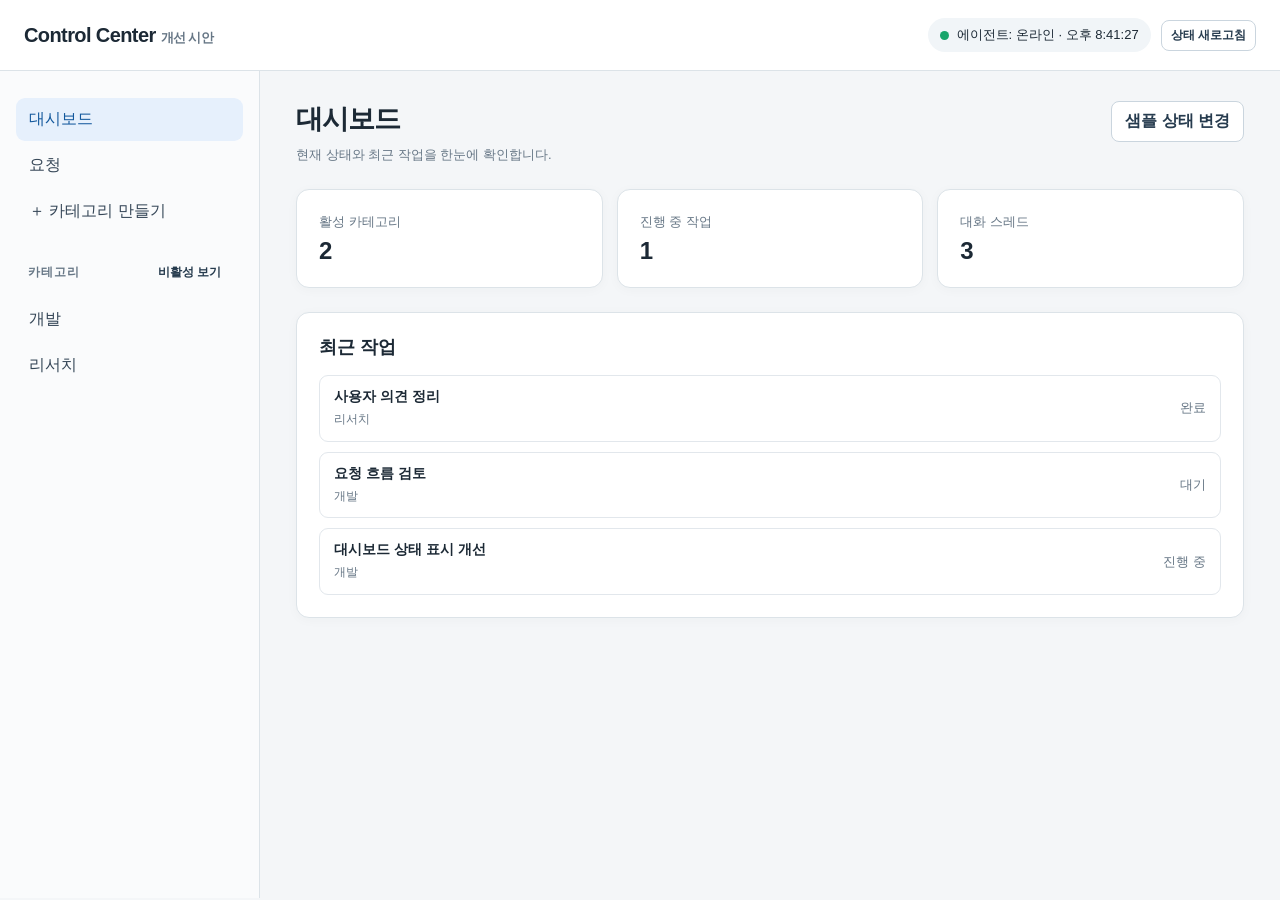
<file: outputs/run_b979e35ca13b45ae84de/control-center-prototype.html>
<!doctype html>
<html lang="ko">
<head>
  <meta charset="utf-8">
  <meta name="viewport" content="width=device-width, initial-scale=1">
  <title>Control Center · 개선 시안</title>
  <style>
    :root { font-family: -apple-system, BlinkMacSystemFont, "Segoe UI", sans-serif; color: #1c2935; background: #f4f6f8; }
    * { box-sizing: border-box; }
    body { margin: 0; }
    button, input, textarea, select { font: inherit; }
    button { cursor: pointer; }
    button:focus-visible, input:focus-visible, textarea:focus-visible { outline: 3px solid #8bb9ef; outline-offset: 2px; }
    .topbar { background: #fff; border-bottom: 1px solid #dce3e8; padding: 18px max(24px, calc((100vw - 1440px) / 2)); display: flex; justify-content: space-between; align-items: center; gap: 18px; }
    .brand { font-size: 20px; font-weight: 750; letter-spacing: -.03em; }
    .top-actions, .inline { display: flex; align-items: center; gap: 10px; flex-wrap: wrap; }
    .status { display: inline-flex; align-items: center; gap: 8px; background: #f1f5f8; border-radius: 999px; padding: 8px 12px; font-size: 13px; }
    .dot { width: 9px; height: 9px; border-radius: 50%; background: #a2abb4; }
    .dot.online { background: #19a56b; } .dot.busy { background: #e4a52a; } .dot.offline { background: #df6570; }
    .app { max-width: 1440px; margin: auto; display: grid; grid-template-columns: 260px minmax(0, 1fr); min-height: calc(100vh - 73px); }
    aside { border-right: 1px solid #dce3e8; padding: 24px 16px; background: #fafbfc; }
    main { padding: 30px 36px 60px; min-width: 0; }
    h1 { font-size: 27px; letter-spacing: -.04em; margin: 0 0 8px; }
    h2 { font-size: 18px; margin: 0 0 16px; }
    h3 { font-size: 15px; margin: 0 0 10px; }
    p { margin: 0; line-height: 1.55; }
    .muted { color: #677786; font-size: 13px; }
    .section-head { display: flex; align-items: center; justify-content: space-between; gap: 12px; margin-bottom: 12px; }
    .section-label { color: #677786; font-size: 12px; font-weight: 700; letter-spacing: .08em; }
    .nav-button { display: block; width: 100%; border: 0; background: transparent; color: #354657; text-align: left; padding: 11px 13px; border-radius: 9px; margin: 3px 0; }
    .nav-button:hover, .nav-button.active { background: #e6f0fc; color: #14599d; }
    .nav-button.inactive { color: #929ca6; }
    .nav-meta { float: right; font-size: 11px; }
    .btn { border: 1px solid #cad5de; background: #fff; color: #263b4e; border-radius: 8px; padding: 9px 13px; font-weight: 650; }
    .btn:hover { background: #f0f5f9; }
    .btn.primary { background: #1767ac; color: white; border-color: #1767ac; }
    .btn.primary:hover { background: #0e568f; }
    .btn.ghost { border-color: transparent; background: transparent; }
    .btn.small { padding: 6px 9px; font-size: 12px; }
    .btn:disabled { opacity: .45; cursor: not-allowed; }
    .card { background: #fff; border: 1px solid #dce3e8; border-radius: 13px; padding: 22px; box-shadow: 0 2px 12px #263b4e08; }
    .stack { display: grid; gap: 16px; }
    .split { display: grid; grid-template-columns: minmax(0, 1fr) minmax(320px, 420px); gap: 20px; align-items: start; }
    .list { display: grid; gap: 10px; }
    .row { display: flex; align-items: center; justify-content: space-between; gap: 14px; border: 1px solid #e2e7ec; border-radius: 9px; padding: 12px 14px; }
    .row strong { display: block; font-size: 14px; margin-bottom: 4px; }
    .row p { color: #677786; font-size: 12px; }
    .field { display: grid; gap: 7px; margin: 14px 0; }
    .field label, .label { font-size: 13px; font-weight: 700; }
    input[type="text"], textarea, select { width: 100%; border: 1px solid #cbd6de; border-radius: 8px; padding: 10px 12px; background: white; color: #1c2935; }
    textarea { resize: vertical; min-height: 90px; }
    .chips, .tabs { display: flex; flex-wrap: wrap; gap: 8px; }
    .chip, .tab { border: 1px solid #ced8e0; background: #fff; color: #34485b; border-radius: 999px; padding: 8px 12px; }
    .chip.selected, .tab.selected { border-color: #1767ac; background: #e9f3fc; color: #14599d; font-weight: 700; }
    .summary { display: grid; grid-template-columns: repeat(3, 1fr); gap: 14px; margin: 24px 0; }
    .summary strong { display: block; font-size: 24px; margin-top: 6px; }
    .page-head { display: flex; justify-content: space-between; align-items: start; gap: 16px; margin-bottom: 22px; }
    .grid-actions { display: grid; grid-template-columns: repeat(auto-fit, minmax(165px, 1fr)); gap: 10px; }
    .action { text-align: left; border: 1px solid #d8e2ea; background: #fff; border-radius: 10px; padding: 15px; min-height: 85px; }
    .action strong, .action span { display: block; }
    .action span { font-size: 12px; color: #667786; margin-top: 6px; }
    .action.selected { border-color: #1767ac; background: #ecf5ff; }
    .detail { border-left: 1px solid #e0e7ed; padding-left: 20px; min-height: 180px; }
    .more-layout { display: grid; grid-template-columns: minmax(0, 1.5fr) minmax(230px, 1fr); gap: 22px; }
    .picker { border: 1px dashed #aebfcd; border-radius: 9px; padding: 14px; background: #f8fafc; }
    .selected-item { background: #eaf3fc; border-color: #7eb5e4; }
    .click-row { width: 100%; text-align: left; background: #fff; cursor: pointer; }
    .click-row:hover { border-color: #8bb9e5; }
    .notice { padding: 11px 13px; border-radius: 8px; background: #edf8f2; color: #21734b; font-size: 13px; margin-top: 14px; }
    .error { background: #fff0f0; color: #a64242; }
    .hidden { display: none !important; }
    @media (max-width: 900px) { .split, .more-layout { grid-template-columns: 1fr; } .detail { border-left: 0; border-top: 1px solid #e0e7ed; padding: 20px 0 0; } main { padding: 24px; } }
    @media (max-width: 650px) { .app { grid-template-columns: 1fr; } aside { border-right: 0; border-bottom: 1px solid #dce3e8; padding: 14px; } .summary { grid-template-columns: 1fr; } .topbar { align-items: start; flex-direction: column; padding: 16px; } .page-head { flex-direction: column; } }
  </style>
</head>
<body>
  <header class="topbar">
    <div class="brand">Control Center <span class="muted">개선 시안</span></div>
    <div class="top-actions"><span class="status" aria-live="polite"><span id="status-dot" class="dot"></span><span id="agent-status">에이전트 상태 확인 중…</span></span><button class="btn small" id="refresh-status">상태 새로고침</button></div>
  </header>
  <div class="app">
    <aside>
      <button class="nav-button active" data-nav="dashboard">대시보드</button>
      <button class="nav-button" data-nav="requests">요청</button>
      <button class="nav-button" data-nav="new-category">＋ 카테고리 만들기</button>
      <div class="section-head" style="margin:24px 12px 10px"><span class="section-label">카테고리</span><button id="toggle-inactive" class="btn ghost small">비활성 보기</button></div>
      <div id="category-nav"></div>
    </aside>
    <main id="main"></main>
  </div>
  <input id="directory-fallback" type="file" webkitdirectory directory multiple class="hidden">
  <script>
    // This standalone prototype uses sample data. An app can supply its own API via window.controlCenterApi.
    const presets = [
      {name:'개발', description:'기능 구현, 버그 수정, 코드 검토'},
      {name:'디자인', description:'화면 설계, 시각 자산, 사용성 개선'},
      {name:'리서치', description:'자료 조사, 비교 분석, 요약'},
      {name:'문서', description:'기획서, 가이드, 보고서 작성'},
      {name:'운영', description:'반복 업무, 점검, 일정 관리'},
      {name:'직접 입력', description:''}
    ];
    const actions = [
      {key:'tasks', title:'작업', subtitle:'작업 목록과 생성', detail:'카테고리의 작업을 확인하고 오른쪽 양식에서 새 작업을 만듭니다.'},
      {key:'requests', title:'요청', subtitle:'새 작업 · 대화 지속 · 질문', detail:'기존 대화나 작업을 선택한 뒤 요청을 작성합니다.'},
      {key:'materials', title:'자료 등록', subtitle:'폴더 선택으로 자료 연결', detail:'폴더 선택기를 열어 자료가 있는 위치를 지정합니다.'},
      {key:'settings', title:'설정', subtitle:'이름과 활성 상태 관리', detail:'카테고리 이름을 바꾸거나 비활성화 및 재활성화합니다.'}
    ];
    const seed = {
      categories:[{id:'c1',name:'개발',description:'기능 구현 및 버그 수정',active:true},{id:'c2',name:'리서치',description:'조사 및 분석',active:true},{id:'c3',name:'문서',description:'문서 작성',active:false}],
      tasks:[{id:'t1',categoryId:'c1',title:'대시보드 상태 표시 개선',status:'진행 중'},{id:'t2',categoryId:'c1',title:'요청 흐름 검토',status:'대기'},{id:'t3',categoryId:'c2',title:'사용자 의견 정리',status:'완료'}],
      threads:[{id:'th1',title:'대시보드 개선 논의',taskId:'t1',last:'상태를 새로고침 없이 확인하고 싶어요.'},{id:'th2',title:'요청 화면 설계',taskId:'t2',last:'기존 대화 선택 화면이 필요합니다.'},{id:'th3',title:'자료 구조 문의',taskId:null,last:'폴더를 어떻게 연결하나요?'}],
      requests:[], materials:[], mockAgentStatus:'online'
    };
    const storageKey = 'control-center-prototype-v1';
    let data;
    try { data = {...seed, ...JSON.parse(localStorage.getItem(storageKey) || '{}')}; } catch { data = structuredClone(seed); }
    let view = {page:'dashboard', categoryId:null, showInactive:false, more:false, action:'tasks', requestMode:'new', selectedThread:null, selectedTask:null, preset:null, notice:'', noticeError:false};
    let statusSequence = 0;
    const $ = id => document.getElementById(id);
    const esc = value => String(value ?? '').replace(/[&<>"']/g, ch => ({'&':'&amp;','<':'&lt;','>':'&gt;','"':'&quot;',"'":'&#39;'}[ch]));
    const save = () => { try { localStorage.setItem(storageKey, JSON.stringify(data)); } catch {} };
    const category = () => data.categories.find(c => c.id === view.categoryId);
    const task = id => data.tasks.find(t => t.id === id);
    const notice = (message, error=false) => { view.notice=message; view.noticeError=error; render(); };
    const noticeHTML = () => view.notice ? `<div class="notice ${view.noticeError?'error':''}" role="status">${esc(view.notice)}</div>` : '';
    const badge = text => `<span class="muted">${esc(text)}</span>`;

    async function refreshAgentStatus() {
      const seq = ++statusSequence;
      $('agent-status').textContent = '에이전트 상태 확인 중…';
      $('status-dot').className = 'dot';
      try {
        const result = window.controlCenterApi?.getAgentStatus ? await window.controlCenterApi.getAgentStatus() : {status:data.mockAgentStatus};
        if (seq !== statusSequence) return;
        const status = result?.status || 'unknown';
        const labels = {online:'온라인',busy:'작업 중',offline:'오프라인',unknown:'알 수 없음'};
        $('agent-status').textContent = `에이전트: ${labels[status] || labels.unknown} · ${new Date().toLocaleTimeString('ko-KR')}`;
        $('status-dot').className = `dot ${['online','busy','offline'].includes(status) ? status : ''}`;
      } catch (error) {
        if (seq !== statusSequence) return;
        $('agent-status').textContent = '에이전트 상태를 불러오지 못했습니다';
        $('status-dot').className = 'dot offline';
      }
    }

    function renderNav() {
      document.querySelectorAll('[data-nav]').forEach(el => el.classList.toggle('active', el.dataset.nav === view.page));
      $('toggle-inactive').textContent = view.showInactive ? '비활성 숨기기' : '비활성 보기';
      $('category-nav').innerHTML = data.categories.filter(c => c.active || view.showInactive).map(c => `<button class="nav-button ${!c.active?'inactive':''} ${view.page==='category'&&view.categoryId===c.id?'active':''}" data-category="${esc(c.id)}">${esc(c.name)}${!c.active?'<span class="nav-meta">비활성</span>':''}</button>`).join('');
    }

    function renderDashboard() {
      return `<div class="page-head"><div><h1>대시보드</h1><p class="muted">현재 상태와 최근 작업을 한눈에 확인합니다.</p></div><button class="btn" id="simulate-status">샘플 상태 변경</button></div>
        <div class="summary"><div class="card"><span class="muted">활성 카테고리</span><strong>${data.categories.filter(c=>c.active).length}</strong></div><div class="card"><span class="muted">진행 중 작업</span><strong>${data.tasks.filter(t=>t.status==='진행 중').length}</strong></div><div class="card"><span class="muted">대화 스레드</span><strong>${data.threads.length}</strong></div></div>
        <div class="card"><h2>최근 작업</h2><div class="list">${data.tasks.slice().reverse().slice(0,5).map(t=>`<div class="row"><div><strong>${esc(t.title)}</strong><p>${esc(data.categories.find(c=>c.id===t.categoryId)?.name || '미분류')}</p></div>${badge(t.status)}</div>`).join('')}</div></div>${noticeHTML()}`;
    }

    function taskList(categoryId) {
      const items = data.tasks.filter(t=>t.categoryId===categoryId);
      return items.length ? items.map(t=>`<div class="row"><div><strong>${esc(t.title)}</strong><p>${esc(t.id)}</p></div>${badge(t.status)}</div>`).join('') : '<p class="muted">아직 작업이 없습니다.</p>';
    }

    function createTaskForm(c) {
      return `<div class="card"><h2>이 카테고리에 작업 만들기</h2><p class="muted">선택한 카테고리: ${esc(c.name)}</p><form id="task-form"><div class="field"><label for="task-title">작업 제목</label><input id="task-title" name="title" type="text" required placeholder="예: 상태 갱신 오류 수정"></div><div class="field"><label for="task-detail">설명</label><textarea id="task-detail" name="detail" placeholder="필요한 내용을 적어주세요"></textarea></div><button class="btn primary" type="submit" ${!c.active?'disabled':''}>작업 만들기</button>${!c.active?'<p class="muted" style="margin-top:8px">비활성 카테고리는 다시 활성화한 뒤 작업을 만들 수 있습니다.</p>':''}</form></div>`;
    }

    function actionPanel(c) {
      const selected = actions.find(a=>a.key===view.action);
      let content = '';
      if (view.action==='tasks') content=`<p>${esc(selected.detail)}</p><p class="muted" style="margin-top:12px">현재 작업 ${data.tasks.filter(t=>t.categoryId===c.id).length}개</p>`;
      if (view.action==='requests') content=`<p>${esc(selected.detail)}</p><button class="btn primary" style="margin-top:14px" data-go-request="${esc(c.id)}">요청 만들기</button>`;
      if (view.action==='materials') content=`<p>${esc(selected.detail)}</p><button class="btn primary" style="margin-top:14px" data-pick-directory="${esc(c.id)}">폴더 선택</button><div class="list" style="margin-top:14px">${data.materials.filter(m=>m.categoryId===c.id).map(m=>`<div class="row"><div><strong>${esc(m.name)}</strong><p>${esc(m.path || '선택된 폴더')}</p></div></div>`).join('') || '<span class="muted">등록된 자료가 없습니다.</span>'}</div>`;
      if (view.action==='settings') content=`<form id="category-settings"><div class="field"><label for="category-rename">카테고리 이름</label><input id="category-rename" name="name" type="text" required value="${esc(c.name)}"></div><button class="btn" type="submit">이름 저장</button></form><button class="btn" style="margin-top:14px" data-toggle-category="${esc(c.id)}">${c.active?'비활성화':'다시 활성화'}</button>`;
      return `<div class="card"><h2>더보기</h2><div class="more-layout"><div class="grid-actions">${actions.map(a=>`<button class="action ${view.action===a.key?'selected':''}" data-action="${a.key}" aria-pressed="${view.action===a.key}"><strong>${a.title}</strong><span>${a.subtitle}</span></button>`).join('')}</div><div class="detail" aria-live="polite"><h3>${esc(selected.title)}</h3>${content}</div></div></div>`;
    }

    function renderCategory() {
      const c = category();
      if (!c) return '<h1>카테고리를 찾을 수 없습니다.</h1>';
      return `<div class="page-head"><div><h1>${esc(c.name)} ${!c.active?'<span class="muted">(비활성)</span>':''}</h1><p class="muted">${esc(c.description || '설명이 없습니다.')}</p></div><div class="inline"><button class="btn" id="more-button" aria-expanded="${view.more}">${view.more?'더보기 닫기':'더보기'}</button><button class="btn" data-toggle-category="${esc(c.id)}">${c.active?'비활성화':'다시 활성화'}</button></div></div>
        <div class="stack">${view.more?actionPanel(c):''}<div class="split"><div class="card"><h2>작업 목록</h2><div class="list">${taskList(c.id)}</div></div>${createTaskForm(c)}</div></div>${noticeHTML()}`;
    }

    function renderNewCategory() {
      return `<div class="page-head"><div><h1>카테고리 만들기</h1><p class="muted">유형을 고르면 이름과 설명을 채워 줍니다. 직접 수정할 수도 있습니다.</p></div></div><div class="card" style="max-width:760px"><div class="field"><span class="label">유형 선택</span><div class="chips">${presets.map((p,i)=>`<button class="chip ${view.preset===i?'selected':''}" data-preset="${i}" type="button">${p.name}</button>`).join('')}</div></div><form id="category-form"><div class="field"><label for="new-category-name">이름</label><input id="new-category-name" name="name" type="text" required maxlength="40" value="${view.preset===null?'':esc(presets[view.preset].name==='직접 입력'?'':presets[view.preset].name)}"></div><div class="field"><label for="new-category-description">설명</label><textarea id="new-category-description" name="description">${view.preset===null?'':esc(presets[view.preset].description)}</textarea></div><button class="btn primary" type="submit">카테고리 만들기</button></form></div>${noticeHTML()}`;
    }

    function contextList() {
      const items = [...data.threads.map(th=>({type:'thread',id:th.id,title:th.title,subtitle:`대화 · ${task(th.taskId)?.title || '연결된 작업 없음'}`,last:th.last})), ...data.tasks.map(t=>({type:'task',id:t.id,title:t.title,subtitle:`작업 · ${data.categories.find(c=>c.id===t.categoryId)?.name || '미분류'}`,last:t.status}))];
      return `<div class="list">${items.map(item=>{const selected=(item.type==='thread'&&view.selectedThread===item.id)||(item.type==='task'&&view.selectedTask===item.id);return `<button class="row click-row ${selected?'selected-item':''}" data-select-context="${item.type}:${esc(item.id)}" aria-pressed="${selected}"><div><strong>${esc(item.title)}</strong><p>${esc(item.subtitle)} · ${esc(item.last)}</p></div><span>${selected?'선택됨':'선택'}</span></button>`}).join('')}</div>`;
    }

    function requestForm() {
      const selectedThread = data.threads.find(th=>th.id===view.selectedThread);
      const selectedTask = task(view.selectedTask);
      const requiresContext = view.requestMode!=='new';
      const contextName = selectedThread?.title || selectedTask?.title;
      return `<div class="card"><h2>${requiresContext?'선택한 대화 또는 작업':'새 작업 요청'}</h2>${requiresContext?`<div class="picker">${contextName?`<strong>${esc(contextName)}</strong><p class="muted">${selectedThread?'대화 스레드':'작업'}에 연결됩니다.</p>`:'<p class="muted">왼쪽 목록에서 기존 대화 또는 작업을 선택하세요.</p>'}</div>`:'<p class="muted">새로운 요청을 작성합니다.</p>'}<form id="request-form"><div class="field"><label for="request-text">${view.requestMode==='question'?'질문':'요청 내용'}</label><textarea id="request-text" name="text" required placeholder="내용을 입력하세요"></textarea></div><button class="btn primary" type="submit" ${requiresContext&&!contextName?'disabled':''}>${view.requestMode==='question'?'질문 등록':'요청 등록'}</button></form></div>`;
    }

    function renderRequests() {
      return `<div class="page-head"><div><h1>요청 만들기</h1><p class="muted">기존 대화나 작업과 연결할 경우 먼저 목록에서 대상을 선택합니다.</p></div></div><div class="tabs" role="group" aria-label="요청 유형" style="margin-bottom:20px"><button class="tab ${view.requestMode==='new'?'selected':''}" data-request-mode="new">새 작업</button><button class="tab ${view.requestMode==='continue'?'selected':''}" data-request-mode="continue">기존 대화 이어가기</button><button class="tab ${view.requestMode==='question'?'selected':''}" data-request-mode="question">질문하기</button></div><div class="split"><div class="card"><h2>${view.requestMode==='new'?'최근 대화와 작업':'연결할 대화 또는 작업 선택'}</h2><p class="muted" style="margin-bottom:15px">제목과 연결된 작업을 확인하고 항목을 클릭하세요.</p>${contextList()}</div>${requestForm()}</div>${noticeHTML()}`;
    }

    function render() {
      renderNav();
      $('main').innerHTML = view.page==='dashboard'?renderDashboard():view.page==='category'?renderCategory():view.page==='new-category'?renderNewCategory():renderRequests();
    }

    document.addEventListener('click', async event => {
      const target = event.target.closest('button');
      if (!target) return;
      view.notice='';
      if (target.id==='refresh-status') return refreshAgentStatus();
      if (target.id==='simulate-status') { data.mockAgentStatus = {online:'busy',busy:'offline',offline:'online'}[data.mockAgentStatus] || 'online'; save(); return refreshAgentStatus(); }
      if (target.dataset.nav) { view.page=target.dataset.nav; view.preset=null; render(); return; }
      if (target.id==='toggle-inactive') { view.showInactive=!view.showInactive; render(); return; }
      if (target.dataset.category) { view.categoryId=target.dataset.category; view.page='category'; view.more=false; view.action='tasks'; render(); return; }
      if (target.id==='more-button') { view.more=!view.more; render(); return; }
      if (target.dataset.action) { view.action=target.dataset.action; render(); return; }
      if (target.dataset.toggleCategory) { const c=data.categories.find(x=>x.id===target.dataset.toggleCategory); if(c){c.active=!c.active;save();notice(`${c.name} 카테고리를 ${c.active?'다시 활성화':'비활성화'}했습니다.`);} return; }
      if (target.dataset.preset!==undefined) { view.preset=Number(target.dataset.preset); render(); return; }
      if (target.dataset.goRequest) { view.page='requests'; view.requestMode='new'; render(); return; }
      if (target.dataset.requestMode) { view.requestMode=target.dataset.requestMode; view.selectedThread=null; view.selectedTask=null; render(); return; }
      if (target.dataset.selectContext) { const [type,id]=target.dataset.selectContext.split(':'); view.selectedThread=type==='thread'?id:null; view.selectedTask=type==='task'?id:null; render(); return; }
      if (target.dataset.pickDirectory) { await pickDirectory(target.dataset.pickDirectory); return; }
    });

    document.addEventListener('submit', event => {
      event.preventDefault();
      const form=event.target;
      const values=new FormData(form);
      if (form.id==='category-form') {
        const name=String(values.get('name')||'').trim();
        if (!name) return notice('카테고리 이름을 입력하세요.',true);
        if (data.categories.some(c=>c.name.toLocaleLowerCase()===name.toLocaleLowerCase())) return notice('같은 이름의 카테고리가 있습니다.',true);
        const c={id:`c${Date.now()}`,name,description:String(values.get('description')||'').trim(),active:true};
        data.categories.push(c); save(); view.page='category'; view.categoryId=c.id; view.preset=null; notice(`${name} 카테고리를 만들었습니다.`); return;
      }
      if (form.id==='task-form') {
        const c=category(); if (!c?.active) return notice('카테고리를 활성화한 뒤 작업을 만드세요.',true);
        const title=String(values.get('title')||'').trim(); if (!title) return notice('작업 제목을 입력하세요.',true);
        data.tasks.push({id:`t${Date.now()}`,categoryId:c.id,title,status:'대기',detail:String(values.get('detail')||'').trim()}); save(); notice('작업을 만들었습니다.'); return;
      }
      if (form.id==='category-settings') {
        const c=category(), name=String(values.get('name')||'').trim(); if (!c||!name) return notice('이름을 입력하세요.',true);
        if (data.categories.some(x=>x.id!==c.id&&x.name.toLocaleLowerCase()===name.toLocaleLowerCase())) return notice('같은 이름의 카테고리가 있습니다.',true);
        c.name=name; save(); notice('카테고리 이름을 저장했습니다.'); return;
      }
      if (form.id==='request-form') {
        const body=String(values.get('text')||'').trim(); if (!body) return notice('내용을 입력하세요.',true);
        if (view.requestMode!=='new'&&!view.selectedThread&&!view.selectedTask) return notice('대화 또는 작업을 먼저 선택하세요.',true);
        data.requests.push({id:`r${Date.now()}`,mode:view.requestMode,threadId:view.selectedThread,taskId:view.selectedTask,body}); save(); notice('요청을 등록했습니다.'); return;
      }
    });

    async function pickDirectory(categoryId) {
      try {
        if (window.controlCenterApi?.selectDirectory) {
          const result=await window.controlCenterApi.selectDirectory();
          if (result?.path) { addMaterial(categoryId,result.name || result.path.split(/[\\/]/).pop(),result.path); return; }
        } else if (window.showDirectoryPicker) {
          const handle=await window.showDirectoryPicker();
          if (handle) { addMaterial(categoryId,handle.name,handle.name); return; }
        } else {
          const input=$('directory-fallback'); input.dataset.categoryId=categoryId; input.value=''; input.click(); return;
        }
      } catch (error) { if (error?.name!=='AbortError') notice('폴더 선택기를 열지 못했습니다.',true); }
    }
    function addMaterial(categoryId,name,path) {
      data.materials.push({id:`m${Date.now()}`,categoryId,name,path}); save(); notice(`${name} 폴더를 자료로 등록했습니다.`);
    }
    $('directory-fallback').addEventListener('change', event => {
      const files=event.target.files;
      if (!files?.length) return;
      const name=files[0].webkitRelativePath.split('/')[0] || '선택한 폴더';
      addMaterial(event.target.dataset.categoryId,name,name);
    });
    document.addEventListener('visibilitychange', () => { if (!document.hidden) refreshAgentStatus(); });
    render();
    refreshAgentStatus();
    setInterval(() => { if (!document.hidden) refreshAgentStatus(); }, 15000);
  </script>
</body>
</html>
</file>
